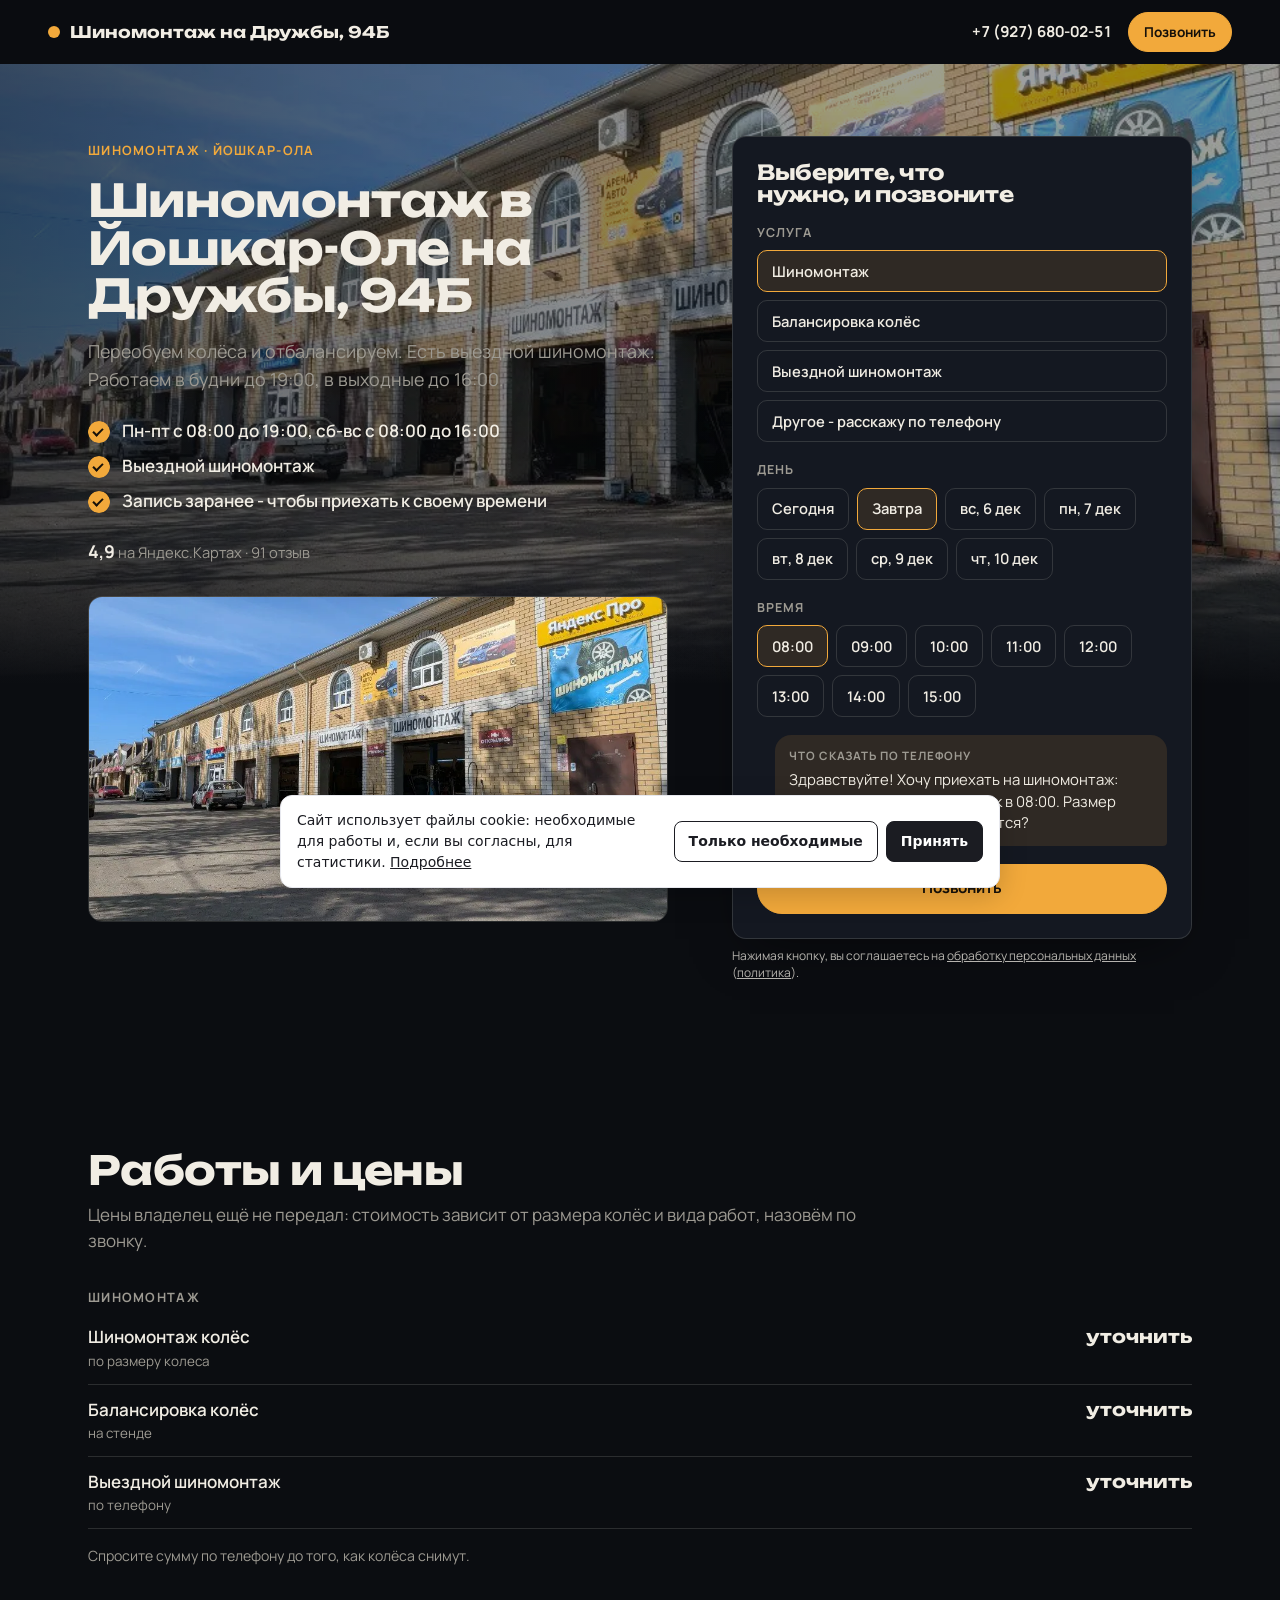
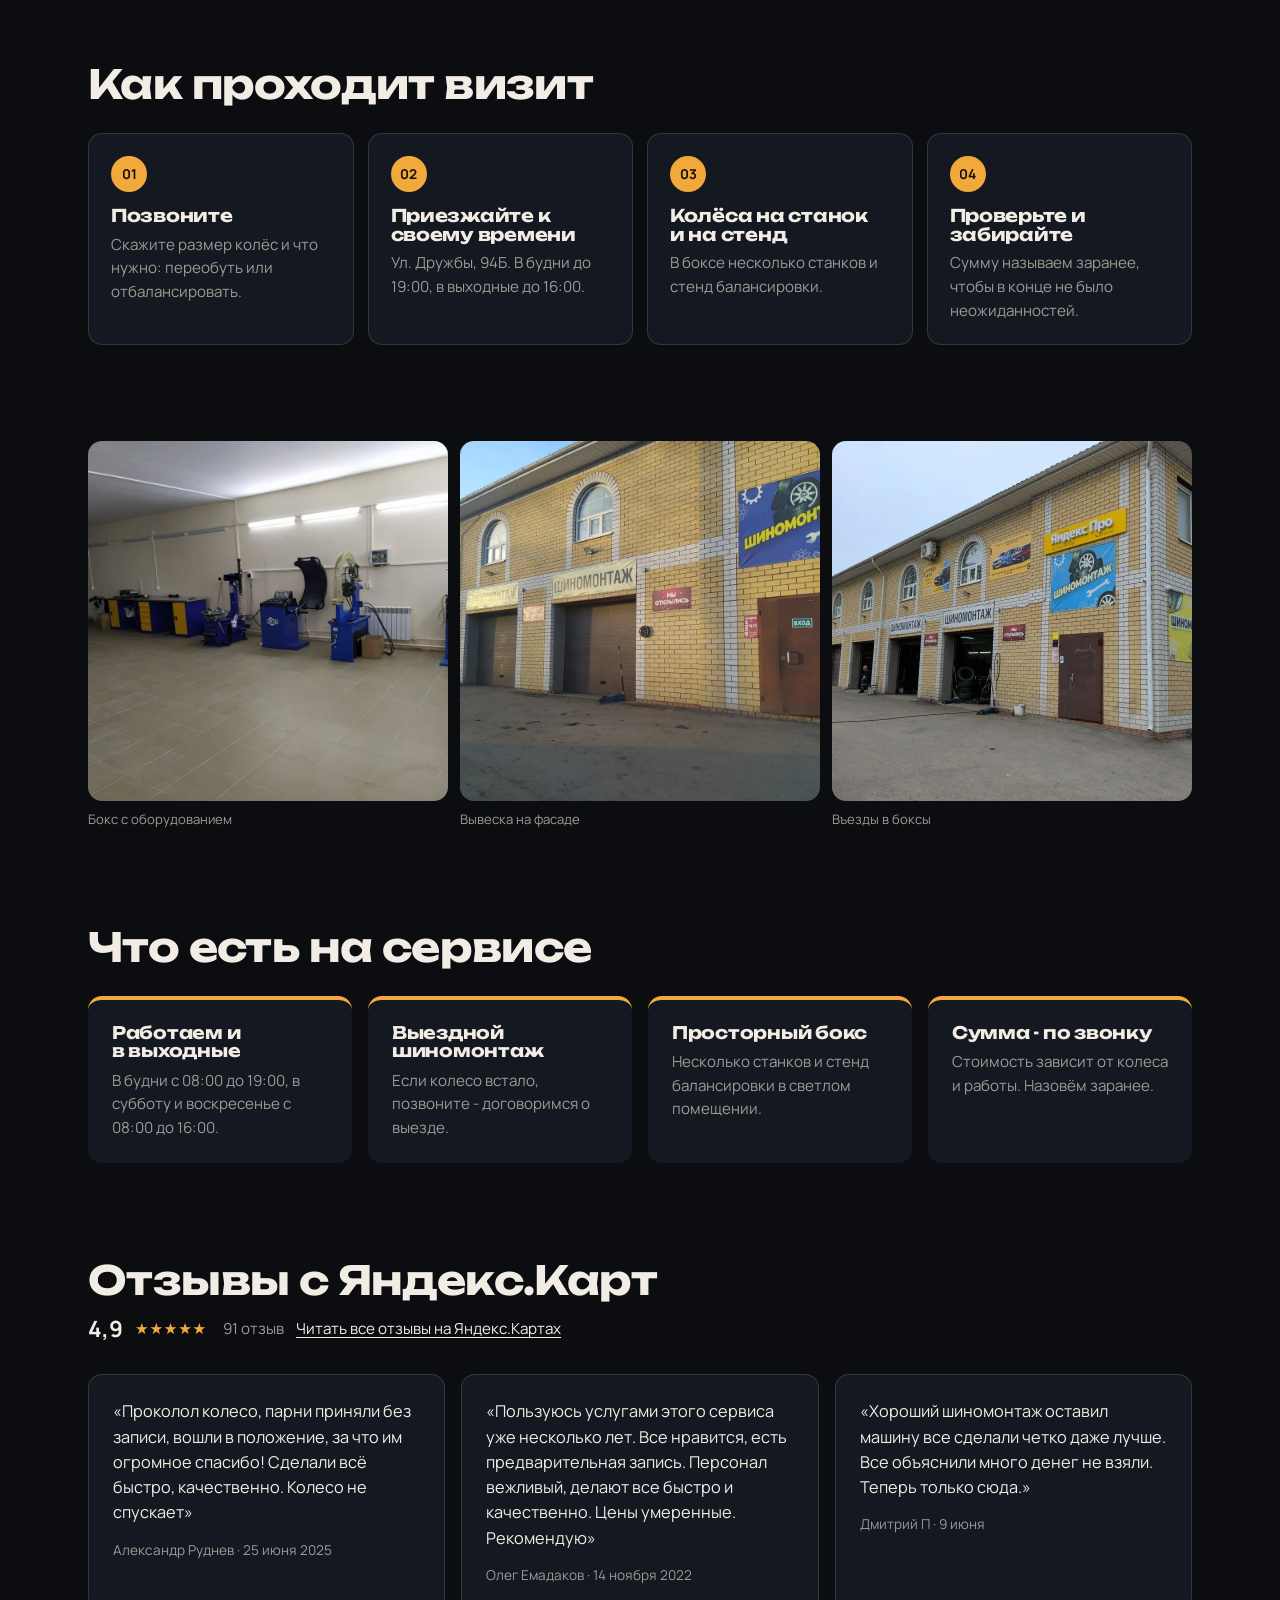
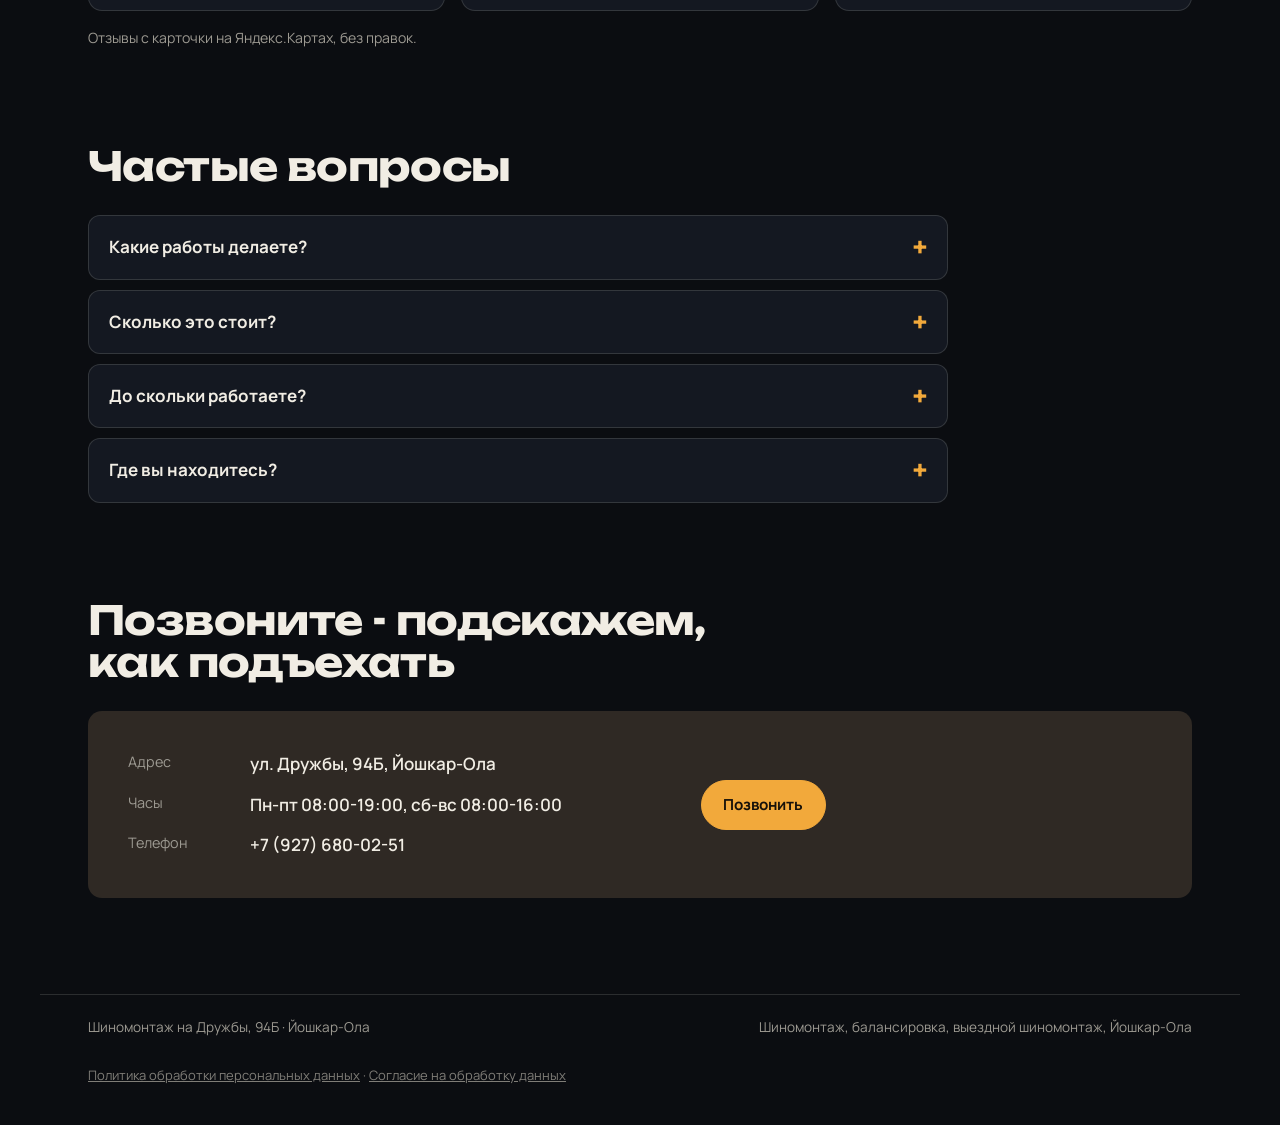
<file: index.html>
<!doctype html>
<html lang="ru">
<head>
<meta charset="utf-8">
<meta name="robots" content="noindex, nofollow" data-publish>
<meta name="viewport" content="width=device-width, initial-scale=1, viewport-fit=cover">
<title>Шиномонтаж на Дружбы, 94Б - Йошкар-Ола</title>
<link rel="canonical" href="https://ajax55sv-cell.github.io/druzhby-94b-yoshkar-ola/">
<meta name="description" content="Шиномонтаж в Йошкар-Оле на ул. Дружбы, 94Б: шиномонтаж, балансировка, выездной шиномонтаж. Пн-пт до 19:00, сб-вс до 16:00.">
<meta property="og:type" content="website">
<meta property="og:title" content="Шиномонтаж на Дружбы, 94Б - Йошкар-Ола">
<meta property="og:description" content="Шиномонтаж в Йошкар-Оле на ул. Дружбы, 94Б: шиномонтаж, балансировка, выездной шиномонтаж. Пн-пт до 19:00, сб-вс до 16:00.">
<meta property="og:image" content="https://ajax55sv-cell.github.io/druzhby-94b-yoshkar-ola/assets/og.jpg">
<link rel="preload" as="image" href="assets/hero.webp" fetchpriority="high">
<link rel="icon" href="data:image/svg+xml,%3Csvg xmlns=%27http://www.w3.org/2000/svg%27 viewBox=%270 0 32 32%27%3E%3Crect x=%276%27 y=%276%27 width=%2720%27 height=%2720%27 rx=%275%27 fill=%27%23f2a93b%27/%3E%3C/svg%3E">
<link rel="preload" as="font" type="font/woff2" href="assets/fonts/unbounded-cyrillic.woff2" crossorigin>
<link rel="preload" as="font" type="font/woff2" href="assets/fonts/manrope-cyrillic.woff2" crossorigin>
<link rel="stylesheet" href="assets/fonts/fonts.css">
<style>
:root { --c-canvas: #0b0d11; --c-surface: #141821; --c-ink: #f1ede4; --c-ink-soft: #9d9a92; --c-accent: #f2a93b; --c-accent-ink: #16110a; --c-accent-deep: #f2a93b; --f-display: "Unbounded", "Arial Black", system-ui, sans-serif; --f-text: "Manrope", "Segoe UI", system-ui, sans-serif; --h1k: 0.8; }
</style>
<link rel="stylesheet" href="style-prod.css">
<style>
/* legal-add */
.legal-links{margin-top:10px;font-size:13px;opacity:.8;hyphens:none}
.legal-links a{color:inherit}
.ckn{margin:8px 0 0;font-size:12px;line-height:1.45;opacity:.75;hyphens:none}
.ckn a{color:inherit;text-decoration:underline}
.ckb{position:fixed;left:12px;right:12px;bottom:12px;z-index:9999;max-width:720px;margin:0 auto;padding:14px 16px;background:#fff;color:#1b1c22;border:1px solid #e7e8ee;border-radius:12px;box-shadow:0 8px 28px rgba(0,0,0,.18);font:400 14px/1.5 system-ui,-apple-system,"Segoe UI",Arial,sans-serif;hyphens:none;display:flex;gap:12px;align-items:center;flex-wrap:wrap}
.ckb p{margin:0;flex:1 1 280px}
.ckb a{color:inherit;text-decoration:underline}
.ckb__b{display:flex;gap:8px;flex-wrap:wrap}
.ckb button{font:inherit;font-weight:600;padding:9px 14px;border-radius:8px;border:1px solid #1b1c22;background:#fff;color:#1b1c22;cursor:pointer}
.ckb button[data-v="all"]{background:#1b1c22;color:#fff}
</style>
</head>
<body class="s-prod" id="top" data-wa="" data-tg="" data-max="">
<header class="s-bar" data-s-bar>
  <a class="s-bar__brand" href="#top"><i aria-hidden="true"></i>Шиномонтаж на Дружбы, 94Б</a>
  <div class="s-bar__right">
    <a class="s-bar__tel" href="tel:+79276800251">+7 (927) 680-02-51</a>
    <a class="s-btn s-btn--sm" href="#widget">Позвонить</a>
  </div>
</header>
<main>
  <section class="s-hero">
    <div class="s-hero__text">
      <p class="s-eyebrow">Шиномонтаж · <span class="nw">Йошкар-Ола</span></p>
      <h1>Шиномонтаж в <span class="nw">Йошкар-Оле</span> на Дружбы, 94Б</h1>
      <p class="s-lead">Переобуем колёса и отбалансируем. Есть выездной шиномонтаж. Работаем в будни до 19:00, в выходные до 16:00.</p>
      <ul class="s-ticks"><li><span class="nw">Пн-пт</span> с 08:00 до 19:00, <span class="nw">сб-вс</span> с 08:00 до 16:00</li><li>Выездной шиномонтаж</li><li>Запись заранее - чтобы приехать к своему времени</li></ul>
      <p class="s-rating"><b>4,9</b> на Яндекс.Картах · 91 отзыв</p>
      <figure class="s-hero__photo"><img class="" src="assets/hero.webp" alt="Двухэтажное здание на ул. Дружбы, 94Б с боксами шиномонтажа" loading="lazy" decoding="async" style="object-position:50% 55%"></figure>
    </div>
    <div class="s-hero__widget" id="widget"><form class="s-widget" data-s-booking data-days="7" data-closed="" data-slots="08:00,09:00,10:00,11:00,12:00,13:00,14:00,15:00" data-message="Здравствуйте! Хочу приехать на шиномонтаж: {услуга}, {день} в {время}. Размер колёс: ... Подскажете, получится?" onsubmit="return false">
      <h2 class="s-widget__title">Выберите, что нужно, и позвоните</h2>
      <fieldset><legend>Услуга</legend>
        <div class="s-chips s-chips--col"><label class="s-chip s-chip--row"><input type="radio" name="svc" value="0" data-name="Шиномонтаж" data-price="" data-from="" data-min="" checked><span>Шиномонтаж</span><b></b></label><label class="s-chip s-chip--row"><input type="radio" name="svc" value="1" data-name="Балансировка колёс" data-price="" data-from="" data-min=""><span>Балансировка колёс</span><b></b></label><label class="s-chip s-chip--row"><input type="radio" name="svc" value="2" data-name="Выездной шиномонтаж" data-price="" data-from="" data-min=""><span>Выездной шиномонтаж</span><b></b></label><label class="s-chip s-chip--row"><input type="radio" name="svc" value="3" data-name="Другое - расскажу по телефону" data-price="" data-from="" data-min=""><span>Другое - расскажу по телефону</span><b></b></label></div>
      </fieldset>
      <fieldset><legend>День</legend><div class="s-chips" data-s-days></div></fieldset>
      <fieldset><legend>Время</legend><div class="s-chips" data-s-times></div></fieldset>
      <div class="s-bubble" aria-live="polite"><span class="s-bubble__label">Что сказать по телефону</span><p data-s-bubble></p></div>
      <div class="s-send">
        <a class="s-btn s-btn--wide" href="tel:+79276800251">Позвонить</a>
        
      </div>
      </form><p class="ckn">Нажимая кнопку, вы соглашаетесь на <a href="soglasie.html">обработку персональных данных</a> (<a href="politika.html">политика</a>).</p></div>
    <figure class="s-hero__bg" aria-hidden="true"><img class="" src="assets/hero.webp" alt="Двухэтажное здание на ул. Дружбы, 94Б с боксами шиномонтажа" decoding="async" style="object-position:50% 55%" fetchpriority="high"></figure>
  </section>

  

  <section class="s-section s-reveal" id="prices">
    <header class="s-section__head"><h2>Работы и цены</h2><p>Цены владелец ещё не передал: стоимость зависит от размера колёс и вида работ, назовём по звонку.</p></header>
    <div class="s-board"><div class="s-board__group">
      <h3 class="s-board__title">Шиномонтаж</h3>
      <ul class="s-board__list">
        <li class="s-board__row"><span class="s-board__name">Шиномонтаж колёс<em>по размеру колеса</em></span><span class="s-board__dots" aria-hidden="true"></span><span class="s-board__price">уточнить</span></li>
        <li class="s-board__row"><span class="s-board__name">Балансировка колёс<em>на стенде</em></span><span class="s-board__dots" aria-hidden="true"></span><span class="s-board__price">уточнить</span></li>
        <li class="s-board__row"><span class="s-board__name">Выездной шиномонтаж<em>по телефону</em></span><span class="s-board__dots" aria-hidden="true"></span><span class="s-board__price">уточнить</span></li>
      </ul>
    </div></div>
    <p class="s-note">Спросите сумму по телефону до того, как колёса снимут.</p>
  </section>

  <section class="s-section s-reveal">
    <header class="s-section__head"><h2>Как проходит визит</h2></header>
    <ol class="s-steps">
      <li class="s-steps__item"><span class="s-steps__n">01</span><h3>Позвоните</h3><p>Скажите размер колёс и что нужно: переобуть или отбалансировать.</p></li>
      <li class="s-steps__item"><span class="s-steps__n">02</span><h3>Приезжайте к своему времени</h3><p>Ул. Дружбы, 94Б. В будни до 19:00, в выходные до 16:00.</p></li>
      <li class="s-steps__item"><span class="s-steps__n">03</span><h3>Колёса на станок и на стенд</h3><p>В боксе несколько станков и стенд балансировки.</p></li>
      <li class="s-steps__item"><span class="s-steps__n">04</span><h3>Проверьте и забирайте</h3><p>Сумму называем заранее, чтобы в конце не было неожиданностей.</p></li>
    </ol>
  </section>

  <section class="s-photos s-reveal" aria-label="Фото"><figure><img class="" src="assets/a.webp" alt="Просторный бокс шиномонтажа: станки и стенды балансировки" loading="lazy" decoding="async"><figcaption>Бокс с оборудованием</figcaption></figure><figure><img class="" src="assets/b.webp" alt="Фасад с вывеской «ШИНОМОНТАЖ»" loading="lazy" decoding="async"><figcaption>Вывеска на фасаде</figcaption></figure><figure><img class="" src="assets/c.webp" alt="Здание на ул. Дружбы, 94Б, въезды в боксы" loading="lazy" decoding="async"><figcaption>Въезды в боксы</figcaption></figure></section>

  <section class="s-section s-reveal">
    <header class="s-section__head"><h2>Что есть на сервисе</h2></header>
    <ul class="s-promises">
      <li><h3>Работаем и в выходные</h3><p>В будни с 08:00 до 19:00, в субботу и воскресенье с 08:00 до 16:00.</p></li>
      <li><h3>Выездной шиномонтаж</h3><p>Если колесо встало, позвоните - договоримся о выезде.</p></li>
      <li><h3>Просторный бокс</h3><p>Несколько станков и стенд балансировки в светлом помещении.</p></li>
      <li><h3>Сумма - по звонку</h3><p>Стоимость зависит от колеса и работы. Назовём заранее.</p></li>
    </ul>
  </section>

  <section class="s-section s-reveal">
    <header class="s-section__head s-section__head--reviews"><h2>Отзывы с Яндекс.Карт</h2><p class="s-reviews__rating"><span class="s-reviews__num">4,9</span><span class="s-reviews__stars" style="--r: 4.9" aria-label="рейтинг 4,9 из 5"></span><span class="s-reviews__count">91 отзыв</span><a class="s-reviews__all" href="https://yandex.ru/maps/org/shinomontazh/1820104462/" target="_blank" rel="noopener">Читать все отзывы на Яндекс.Картах</a></p></header>
    <ul class="s-reviews">
      <li><blockquote>«Проколол колесо, парни приняли без записи, вошли в положение, за что им огромное спасибо! Сделали всё быстро, качественно. Колесо не спускает»</blockquote><p class="s-reviews__who">Александр Руднев · 25 июня 2025</p></li>
      <li><blockquote>«Пользуюсь услугами этого сервиса уже несколько лет. Все нравится, есть предварительная запись. Персонал вежливый, делают все быстро и качественно. Цены умеренные. Рекомендую»</blockquote><p class="s-reviews__who">Олег Емадаков · 14 ноября 2022</p></li>
      <li><blockquote>«Хороший шиномонтаж оставил машину все сделали четко даже лучше. Все объяснили много денег не взяли. Теперь только сюда.»</blockquote><p class="s-reviews__who">Дмитрий П · 9 июня</p></li>
    </ul>
    <p class="s-note">Отзывы с карточки на Яндекс.Картах, без правок.</p>
  </section>

  <section class="s-section s-reveal">
    <header class="s-section__head"><h2>Частые вопросы</h2></header>
    <div class="s-faq"><details><summary>Какие работы делаете?</summary><p>Шиномонтаж, балансировка колёс, выездной шиномонтаж. Остальное уточняйте по телефону.</p></details><details><summary>Сколько это стоит?</summary><p>Цены на сайте пока не указаны. Стоимость зависит от размера колеса и работы - назовём по звонку.</p></details><details><summary>До скольки работаете?</summary><p>В будни с 08:00 до 19:00, в субботу и воскресенье с 08:00 до 16:00. Перед выездом лучше позвонить.</p></details><details><summary>Где вы находитесь?</summary><p>Ул. Дружбы, 94Б, <span class="nw">Йошкар-Ола</span>. Маршрут есть на Яндекс.Картах.</p></details></div>
  </section>

  <section class="s-section s-final s-reveal" id="contacts">
    <header class="s-section__head"><h2>Позвоните - подскажем, как подъехать</h2></header>
    <div class="s-contacts">
      <dl>
        <div><dt>Адрес</dt><dd>ул. Дружбы, 94Б, <span class="nw">Йошкар-Ола</span></dd></div>
        <div><dt>Часы</dt><dd><span class="nw">Пн-пт</span> 08:00-19:00, <span class="nw">сб-вс</span> 08:00-16:00</dd></div>
        <div><dt>Телефон</dt><dd><a href="tel:+79276800251">+7 (927) 680-02-51</a></dd></div>
      </dl>
      <div class="s-contacts__actions">
        <a class="s-btn" href="tel:+79276800251">Позвонить</a>
        
      </div>
    </div>
  </section>
</main>
<footer class="s-foot"><p>Шиномонтаж на Дружбы, 94Б · <span class="nw">Йошкар-Ола</span></p><p>Шиномонтаж, балансировка, выездной шиномонтаж, <span class="nw">Йошкар-Ола</span></p><p class="legal-links"><a href="politika.html">Политика обработки персональных данных</a> · <a href="soglasie.html">Согласие на обработку данных</a></p></footer>
<nav class="s-dock" aria-label="Быстрая связь"><a class="s-btn" href="#widget">Позвонить</a><a class="s-btn s-btn--ghost" href="tel:+79276800251">Позвонить</a></nav>
<script src="style.js" defer></script>
<script>
(function(){var K='cookie-choice';try{if(localStorage.getItem(K))return}catch(e){}
var b=document.createElement('div');b.className='ckb';b.setAttribute('role','dialog');b.setAttribute('aria-label','Файлы cookie');
b.innerHTML='<p>Сайт использует файлы cookie: необходимые для работы и, если вы согласны, для статистики. <a href="politika.html">Подробнее</a></p><div class="ckb__b"><button type="button" data-v="necessary">Только необходимые</button><button type="button" data-v="all">Принять</button></div>';
b.addEventListener('click',function(e){var v=e.target.getAttribute&&e.target.getAttribute('data-v');if(!v)return;try{localStorage.setItem(K,v)}catch(x){}try{document.dispatchEvent(new CustomEvent('cookie-choice',{detail:v}))}catch(x){}b.remove()});
document.body.appendChild(b)})();
</script>
<!-- legal-add -->
</body>
</html>
</file>
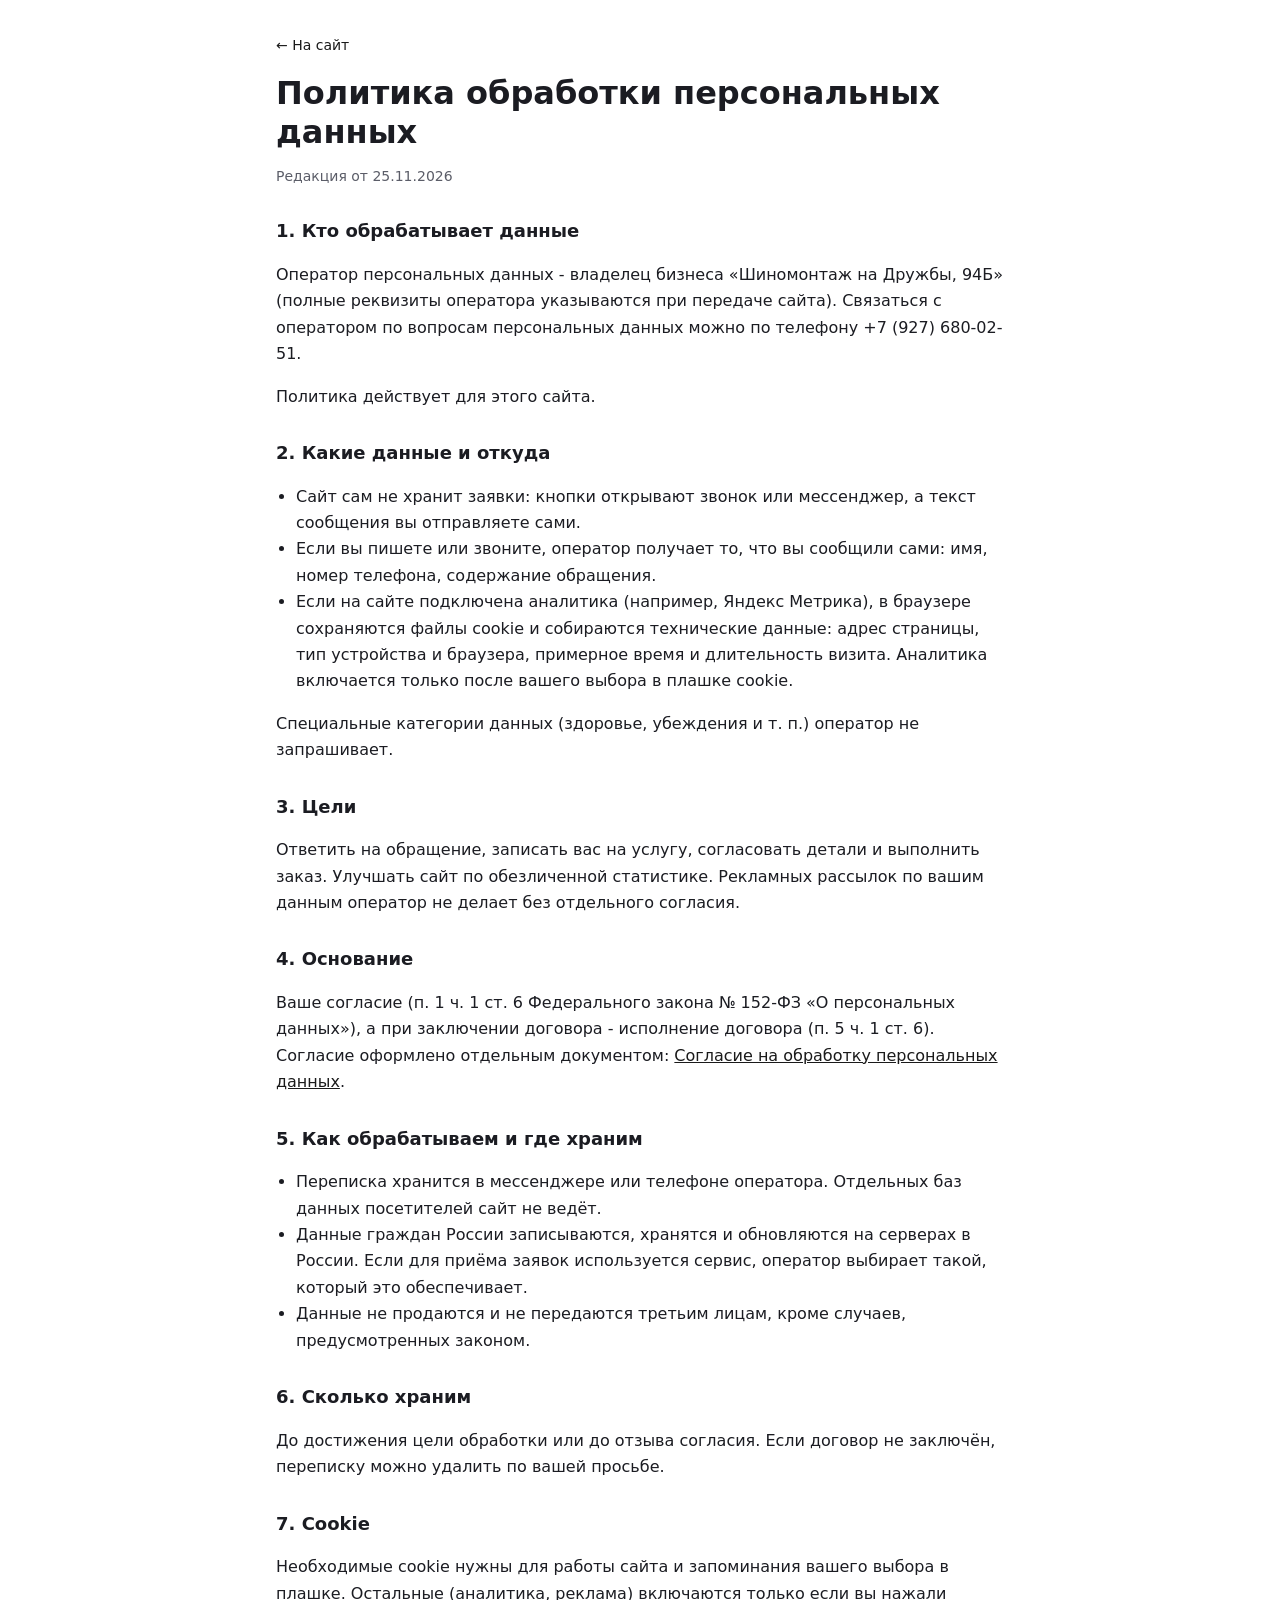
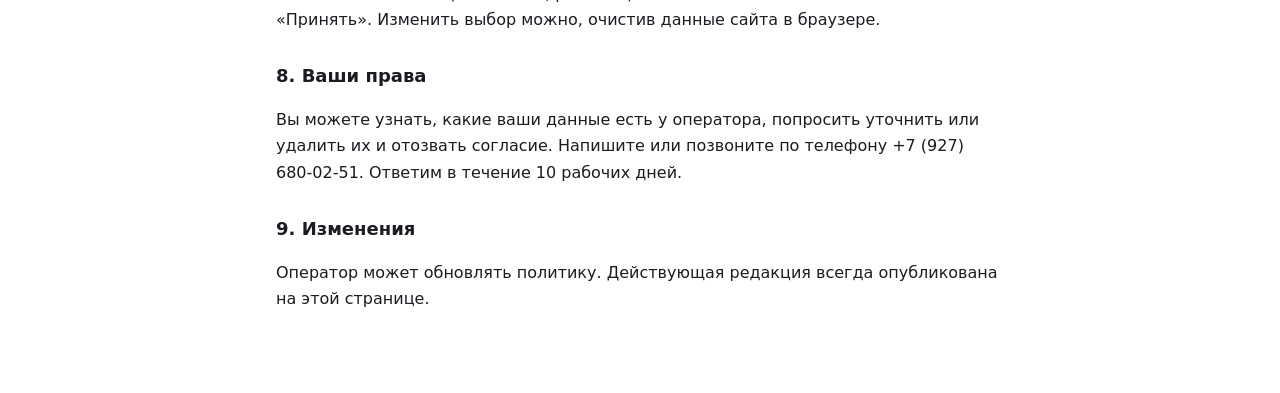
<file: politika.html>
<!doctype html>
<html lang="ru">
<head>
<meta charset="utf-8">
<meta name="viewport" content="width=device-width, initial-scale=1">
<title>Политика обработки персональных данных - Шиномонтаж на Дружбы, 94Б</title>
<style>:root{--accent:#1a1a1a;--ink:#1b1c22;--ink-2:#5b5d68;--line:#e7e8ee}
*{box-sizing:border-box}
html,body,h1,h2,p,li{hyphens:none;-webkit-hyphens:none}
body{margin:0;background:#fff;color:var(--ink);font:400 16px/1.65 system-ui,-apple-system,"Segoe UI",Arial,sans-serif}
main{max-width:760px;margin:0 auto;padding:32px 16px 64px}
a{color:var(--accent)}
h1{font-size:clamp(24px,4vw,32px);line-height:1.2;margin:16px 0 6px}
h2{font-size:18px;margin:28px 0 8px}
.muted{color:var(--ink-2);font-size:14px}
.back{font-size:14px;text-decoration:none}
ul{padding-left:20px}</style>
</head>
<body>
<main>
<a class="back" href="./">← На сайт</a>
<h1>Политика обработки персональных данных</h1>
<p class="muted">Редакция от 25.11.2026</p>

<h2>1. Кто обрабатывает данные</h2>
<p>Оператор персональных данных - владелец бизнеса «Шиномонтаж на Дружбы, 94Б» (полные реквизиты оператора указываются при передаче сайта). Связаться с оператором по вопросам персональных данных можно по телефону +7 (927) 680-02-51.</p>
<p>Политика действует для этого сайта.</p>

<h2>2. Какие данные и откуда</h2>
<ul>
<li>Сайт сам не хранит заявки: кнопки открывают звонок или мессенджер, а текст сообщения вы отправляете сами.</li>
<li>Если вы пишете или звоните, оператор получает то, что вы сообщили сами: имя, номер телефона, содержание обращения.</li>
<li>Если на сайте подключена аналитика (например, Яндекс Метрика), в браузере сохраняются файлы cookie и собираются технические данные: адрес страницы, тип устройства и браузера, примерное время и длительность визита. Аналитика включается только после вашего выбора в плашке cookie.</li>
</ul>
<p>Специальные категории данных (здоровье, убеждения и т. п.) оператор не запрашивает.</p>

<h2>3. Цели</h2>
<p>Ответить на обращение, записать вас на услугу, согласовать детали и выполнить заказ. Улучшать сайт по обезличенной статистике. Рекламных рассылок по вашим данным оператор не делает без отдельного согласия.</p>

<h2>4. Основание</h2>
<p>Ваше согласие (п. 1 ч. 1 ст. 6 Федерального закона № 152-ФЗ «О персональных данных»), а при заключении договора - исполнение договора (п. 5 ч. 1 ст. 6). Согласие оформлено отдельным документом: <a href="soglasie.html">Согласие на обработку персональных данных</a>.</p>

<h2>5. Как обрабатываем и где храним</h2>
<ul>
<li>Переписка хранится в мессенджере или телефоне оператора. Отдельных баз данных посетителей сайт не ведёт.</li>
<li>Данные граждан России записываются, хранятся и обновляются на серверах в России. Если для приёма заявок используется сервис, оператор выбирает такой, который это обеспечивает.</li>
<li>Данные не продаются и не передаются третьим лицам, кроме случаев, предусмотренных законом.</li>
</ul>

<h2>6. Сколько храним</h2>
<p>До достижения цели обработки или до отзыва согласия. Если договор не заключён, переписку можно удалить по вашей просьбе.</p>

<h2>7. Cookie</h2>
<p>Необходимые cookie нужны для работы сайта и запоминания вашего выбора в плашке. Остальные (аналитика, реклама) включаются только если вы нажали «Принять». Изменить выбор можно, очистив данные сайта в браузере.</p>

<h2>8. Ваши права</h2>
<p>Вы можете узнать, какие ваши данные есть у оператора, попросить уточнить или удалить их и отозвать согласие. Напишите или позвоните по телефону +7 (927) 680-02-51. Ответим в течение 10 рабочих дней.</p>

<h2>9. Изменения</h2>
<p>Оператор может обновлять политику. Действующая редакция всегда опубликована на этой странице.</p>

</main>
</body>
</html>
</file>
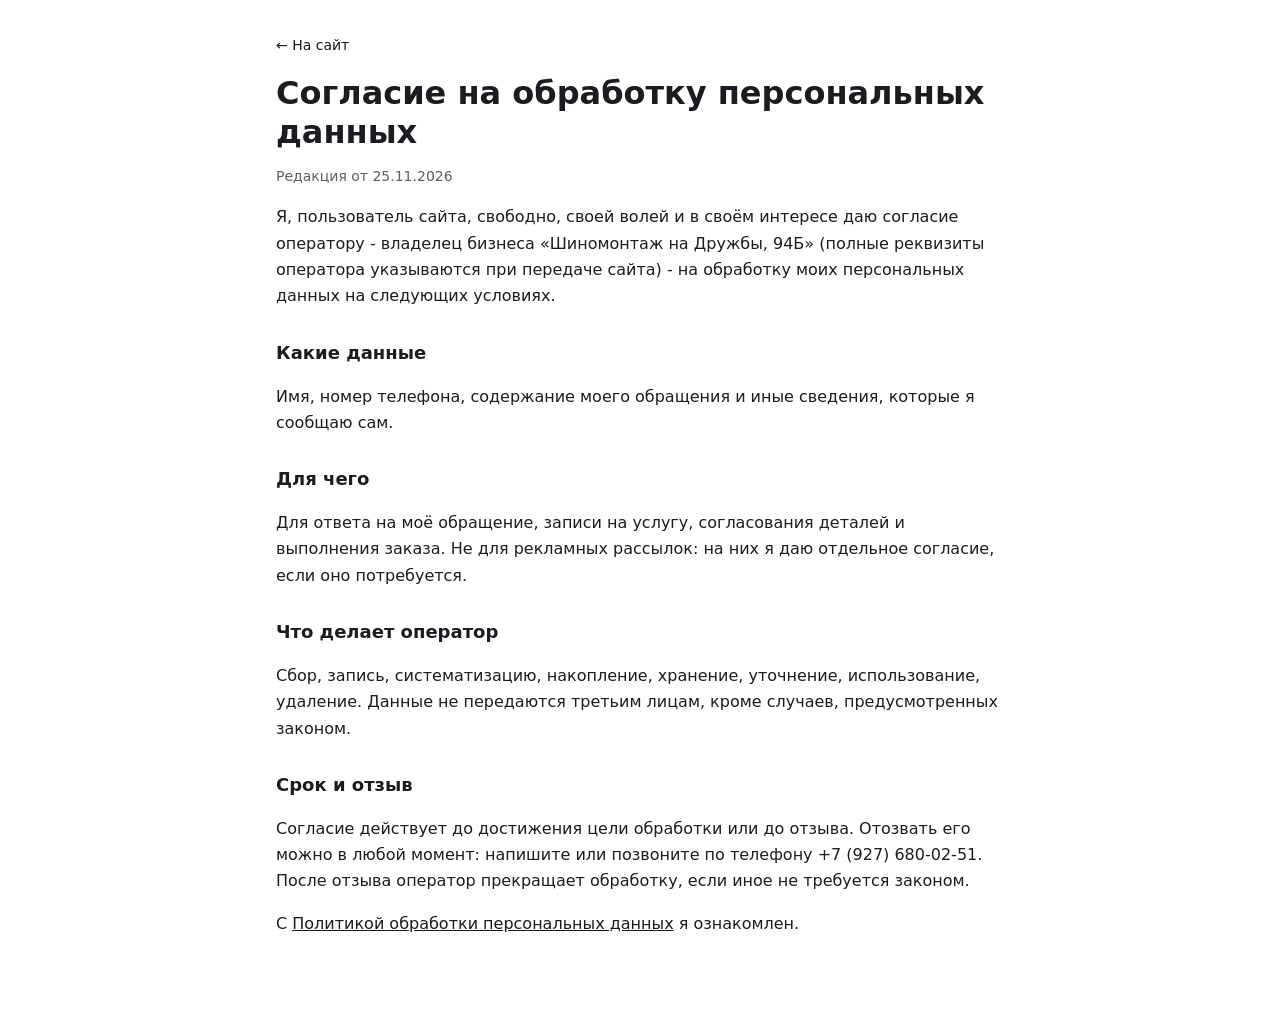
<file: soglasie.html>
<!doctype html>
<html lang="ru">
<head>
<meta charset="utf-8">
<meta name="viewport" content="width=device-width, initial-scale=1">
<title>Согласие на обработку персональных данных - Шиномонтаж на Дружбы, 94Б</title>
<style>:root{--accent:#1a1a1a;--ink:#1b1c22;--ink-2:#5b5d68;--line:#e7e8ee}
*{box-sizing:border-box}
html,body,h1,h2,p,li{hyphens:none;-webkit-hyphens:none}
body{margin:0;background:#fff;color:var(--ink);font:400 16px/1.65 system-ui,-apple-system,"Segoe UI",Arial,sans-serif}
main{max-width:760px;margin:0 auto;padding:32px 16px 64px}
a{color:var(--accent)}
h1{font-size:clamp(24px,4vw,32px);line-height:1.2;margin:16px 0 6px}
h2{font-size:18px;margin:28px 0 8px}
.muted{color:var(--ink-2);font-size:14px}
.back{font-size:14px;text-decoration:none}
ul{padding-left:20px}</style>
</head>
<body>
<main>
<a class="back" href="./">← На сайт</a>
<h1>Согласие на обработку персональных данных</h1>
<p class="muted">Редакция от 25.11.2026</p>

<p>Я, пользователь сайта, свободно, своей волей и в своём интересе даю согласие оператору - владелец бизнеса «Шиномонтаж на Дружбы, 94Б» (полные реквизиты оператора указываются при передаче сайта) - на обработку моих персональных данных на следующих условиях.</p>

<h2>Какие данные</h2>
<p>Имя, номер телефона, содержание моего обращения и иные сведения, которые я сообщаю сам.</p>

<h2>Для чего</h2>
<p>Для ответа на моё обращение, записи на услугу, согласования деталей и выполнения заказа. Не для рекламных рассылок: на них я даю отдельное согласие, если оно потребуется.</p>

<h2>Что делает оператор</h2>
<p>Сбор, запись, систематизацию, накопление, хранение, уточнение, использование, удаление. Данные не передаются третьим лицам, кроме случаев, предусмотренных законом.</p>

<h2>Срок и отзыв</h2>
<p>Согласие действует до достижения цели обработки или до отзыва. Отозвать его можно в любой момент: напишите или позвоните по телефону +7 (927) 680-02-51. После отзыва оператор прекращает обработку, если иное не требуется законом.</p>

<p>С <a href="politika.html">Политикой обработки персональных данных</a> я ознакомлен.</p>

</main>
</body>
</html>
</file>
<file: assets/fonts/fonts.css>
/* Самохостинг шрифтов: Manrope 400–700 (variable), Unbounded 500–700 (variable), кириллица + латиница. Источник: Google Fonts. */
/* cyrillic-ext */
@font-face {
  font-family: 'Manrope';
  font-style: normal;
  font-weight: 400 700;
  font-display: swap;
  src: url(manrope-cyrillic-ext.woff2) format('woff2');
  unicode-range: U+0460-052F, U+1C80-1C8A, U+20B4, U+2DE0-2DFF, U+A640-A69F, U+FE2E-FE2F;
}
/* cyrillic */
@font-face {
  font-family: 'Manrope';
  font-style: normal;
  font-weight: 400 700;
  font-display: swap;
  src: url(manrope-cyrillic.woff2) format('woff2');
  unicode-range: U+0301, U+0400-045F, U+0490-0491, U+04B0-04B1, U+2116;
}
/* latin-ext */
@font-face {
  font-family: 'Manrope';
  font-style: normal;
  font-weight: 400 700;
  font-display: swap;
  src: url(manrope-latin-ext.woff2) format('woff2');
  unicode-range: U+0100-02BA, U+02BD-02C5, U+02C7-02CC, U+02CE-02D7, U+02DD-02FF, U+0304, U+0308, U+0329, U+1D00-1DBF, U+1E00-1E9F, U+1EF2-1EFF, U+2020, U+20A0-20AB, U+20AD-20C0, U+2113, U+2C60-2C7F, U+A720-A7FF;
}
/* latin */
@font-face {
  font-family: 'Manrope';
  font-style: normal;
  font-weight: 400 700;
  font-display: swap;
  src: url(manrope-latin.woff2) format('woff2');
  unicode-range: U+0000-00FF, U+0131, U+0152-0153, U+02BB-02BC, U+02C6, U+02DA, U+02DC, U+0304, U+0308, U+0329, U+2000-206F, U+20AC, U+2122, U+2191, U+2193, U+2212, U+2215, U+FEFF, U+FFFD;
}
/* cyrillic-ext */
@font-face {
  font-family: 'Unbounded';
  font-style: normal;
  font-weight: 500 700;
  font-display: swap;
  src: url(unbounded-cyrillic-ext.woff2) format('woff2');
  unicode-range: U+0460-052F, U+1C80-1C8A, U+20B4, U+2DE0-2DFF, U+A640-A69F, U+FE2E-FE2F;
}
/* cyrillic */
@font-face {
  font-family: 'Unbounded';
  font-style: normal;
  font-weight: 500 700;
  font-display: swap;
  src: url(unbounded-cyrillic.woff2) format('woff2');
  unicode-range: U+0301, U+0400-045F, U+0490-0491, U+04B0-04B1, U+2116;
}
/* latin */
@font-face {
  font-family: 'Unbounded';
  font-style: normal;
  font-weight: 500 700;
  font-display: swap;
  src: url(unbounded-latin.woff2) format('woff2');
  unicode-range: U+0000-00FF, U+0131, U+0152-0153, U+02BB-02BC, U+02C6, U+02DA, U+02DC, U+0304, U+0308, U+0329, U+2000-206F, U+20AC, U+2122, U+2191, U+2193, U+2212, U+2215, U+FEFF, U+FFFD;
}
/* Знак рубля U+20BD в Unbounded лежит в latin-ext (118 КБ ради одного символа). Берём его из Manrope. */
@font-face {
  font-family: 'Unbounded';
  font-style: normal;
  font-weight: 500 700;
  font-display: swap;
  src: url(manrope-latin-ext.woff2) format('woff2');
  unicode-range: U+20BD;
}
</file>
<file: style-prod.css>
/* Стиль «Продающий»: лендинг под заявки. Главная деталь – калькулятор или онлайн-запись на первом экране
   и живое «сообщение-превью», которое уходит владельцу в мессенджер. Цвета и шрифты – из палитры ниши. */
*, *::before, *::after { box-sizing: border-box; }
:root {
  --hair: color-mix(in srgb, var(--c-ink) 14%, transparent);
  --tint: color-mix(in srgb, var(--c-accent) 12%, var(--c-surface));
  --wrap: 1200px; --gut: clamp(16px, 4vw, 48px);
  --r: 14px;
  --shadow: 0 18px 50px -18px color-mix(in srgb, #000 55%, transparent);
}
html { scroll-behavior: smooth; -webkit-text-size-adjust: 100%; overflow-x: clip; }
body { margin: 0; background: var(--c-canvas); color: var(--c-ink); font: 400 17px/1.55 var(--f-text); -webkit-font-smoothing: antialiased; }
img { display: block; max-width: 100%; }
a { color: inherit; }
h1, h2, h3 { font-family: var(--f-display); font-weight: 700; line-height: 1.06; margin: 0; letter-spacing: -.015em; text-wrap: balance; }
p { margin: 0; }
fieldset { border: 0; margin: 0; padding: 0; min-width: 0; }
:focus-visible { outline: 2px solid var(--c-accent); outline-offset: 3px; border-radius: 4px; }

.s-btn { display: inline-flex; align-items: center; justify-content: center; min-height: 50px; padding: 0 1.4em; border-radius: 999px;
  background: var(--c-accent); color: var(--c-accent-ink); font: 700 .95rem/1.1 var(--f-text); text-decoration: none; border: 1px solid var(--c-accent);
  text-align: center; transition: filter .2s ease, transform .2s ease; cursor: pointer; }
.s-btn:hover { filter: brightness(1.07); }
.s-btn:active { transform: translateY(1px); }
.s-btn--sm { min-height: 40px; padding: 0 1.1em; font-size: .85rem; }
.s-btn--ghost { background: transparent; color: var(--c-ink); border-color: var(--hair); font-weight: 600; }
.s-btn--wide { flex: 1; }

/* шапка */
.s-bar { position: sticky; top: 0; z-index: 30; display: flex; align-items: center; justify-content: space-between; gap: 16px;
  padding: 10px var(--gut); background: color-mix(in srgb, var(--c-canvas) 88%, transparent); -webkit-backdrop-filter: blur(10px); backdrop-filter: blur(10px); }
.s-bar.is-scrolled { box-shadow: 0 1px 0 var(--hair); }
.s-bar__brand { font: 700 1rem/1 var(--f-display); text-decoration: none; display: inline-flex; align-items: center; gap: .6em; min-height: 44px; white-space: nowrap; min-width: 0; }
.s-bar__brand i { width: .75em; height: .75em; border-radius: 50%; background: var(--c-accent); }
.s-bar__right { display: flex; align-items: center; gap: 16px; }
.s-bar__tel { text-decoration: none; font-weight: 700; font-size: .95rem; font-variant-numeric: tabular-nums; }

main { max-width: var(--wrap); margin: 0 auto; padding: 0 var(--gut); }

/* первый экран: текст слева, виджет справа, фото ниши – приглушённым фоном */
.s-hero { position: relative; display: grid; grid-template-columns: minmax(0, 1fr) minmax(0, 460px); gap: clamp(28px, 5vw, 64px); align-items: start;
  padding: clamp(32px, 6vw, 72px) 0 clamp(40px, 6vw, 72px); isolation: isolate; }
.s-hero__bg { position: absolute; z-index: -1; margin: 0; top: 0; left: calc(50% - 50vw); width: 100vw; height: min(78%, 620px); overflow: hidden; }
.s-hero__bg img { width: 100%; height: 100%; object-fit: cover; opacity: .3; filter: saturate(.85); }
.s-hero__bg::after { content: ""; position: absolute; inset: 0; background: linear-gradient(180deg, color-mix(in srgb, var(--c-canvas) 40%, transparent), var(--c-canvas) 96%); }
/* фото бизнеса крупно в левой колонке: владелец узнаёт своё место с первого экрана */
.s-hero__photo { margin: 30px 0 0; }
.s-hero__photo img { width: 100%; aspect-ratio: 16 / 9; object-fit: cover; border-radius: var(--r); border: 1px solid var(--hair); }
.s-hero__photo figcaption { margin-top: 8px; font-size: .84rem; color: var(--c-ink-soft); }
.s-eyebrow { display: inline-block; font-size: .8rem; font-weight: 700; letter-spacing: .1em; text-transform: uppercase; color: var(--c-accent-deep, var(--c-accent)); margin-bottom: 16px; }
.s-hero h1 { font-size: calc(clamp(2.1rem, 4.4vw, 3.7rem) * var(--h1k, 1)); overflow-wrap: normal; hyphens: none; }
.s-lead { margin-top: 18px; font-size: 1.12rem; color: var(--c-ink-soft); max-width: 32em; }
.s-ticks { list-style: none; margin: 26px 0 0; padding: 0; display: grid; gap: 12px; }
.s-ticks li { position: relative; padding-left: 34px; font-weight: 600; line-height: 1.35; }
.s-ticks li::before { content: ""; position: absolute; left: 0; top: .1em; width: 22px; height: 22px; border-radius: 50%; background: var(--c-accent);
  -webkit-mask: radial-gradient(circle, #000 0 100%); }
.s-ticks li::after { content: ""; position: absolute; left: 7px; top: calc(.1em + 5px); width: 6px; height: 10px; border: solid var(--c-accent-ink); border-width: 0 2px 2px 0; transform: rotate(45deg); }
.s-rating { margin-top: 26px; font-size: .92rem; color: var(--c-ink-soft); }
.s-rating b { color: var(--c-ink); font-size: 1.1rem; }

/* виджет */
.s-hero__widget { position: sticky; top: 76px; }
.s-widget { background: var(--c-surface); border-radius: var(--r); padding: 24px; box-shadow: var(--shadow); display: grid; gap: 18px; border: 1px solid var(--hair); }
.s-widget__title { font-size: 1.3rem; }
.s-widget legend, .s-range label { font-size: .78rem; font-weight: 700; letter-spacing: .08em; text-transform: uppercase; color: var(--c-ink-soft); margin-bottom: 8px; padding: 0; }
.s-chips { display: flex; flex-wrap: wrap; gap: 8px; }
.s-chips--col { flex-direction: column; flex-wrap: nowrap; }
.s-chip { position: relative; display: inline-flex; align-items: center; gap: 10px; min-height: 42px; padding: 8px 14px; border-radius: 10px; border: 1px solid var(--hair);
  cursor: pointer; font-size: .92rem; font-weight: 600; transition: border-color .15s ease, background-color .15s ease; }
.s-chip--row { justify-content: space-between; }
.s-chip--row b { font-weight: 700; white-space: nowrap; font-variant-numeric: tabular-nums; }
.s-chip--row b small { font-weight: 500; color: var(--c-ink-soft); }
.s-chip__p { font-weight: 500; font-size: .8rem; color: var(--c-ink-soft); white-space: nowrap; }
.s-chip input { position: absolute; opacity: 0; pointer-events: none; }
.s-chip:has(input:checked) { border-color: var(--c-accent); background: var(--tint); }
.s-chip:has(input:focus-visible) { outline: 2px solid var(--c-accent); outline-offset: 2px; }
.s-chip[aria-disabled="true"] { opacity: .4; cursor: default; }
.s-check { display: flex; align-items: center; gap: 10px; font-weight: 600; font-size: .92rem; cursor: pointer; }
.s-check input { width: 20px; height: 20px; accent-color: var(--c-accent); }
.s-check b { margin-left: auto; font-variant-numeric: tabular-nums; }
.s-range { display: grid; gap: 6px; }
.s-range label { display: flex; justify-content: space-between; margin: 0; }
.s-range label b { color: var(--c-ink); font-size: 1rem; font-weight: 700; letter-spacing: 0; text-transform: none; font-variant-numeric: tabular-nums; }
.s-range input { width: 100%; accent-color: var(--c-accent); height: 28px; }
.s-total { display: flex; align-items: baseline; justify-content: space-between; gap: 12px; padding-top: 14px; border-top: 1px solid var(--hair); }
.s-total span { color: var(--c-ink-soft); font-weight: 600; }
.s-total b { font: 700 1.9rem/1 var(--f-display); font-variant-numeric: tabular-nums; color: var(--c-accent); }

/* сообщение-превью: пузырь чата */
.s-bubble { position: relative; background: var(--tint); border-radius: 16px 16px 4px 16px; padding: 12px 14px; margin-left: 18px; }
.s-bubble__label { display: block; font-size: .72rem; font-weight: 700; letter-spacing: .08em; text-transform: uppercase; color: var(--c-ink-soft); margin-bottom: 4px; }
.s-bubble p { font-size: .93rem; line-height: 1.45; }
.s-send { display: flex; gap: 8px; }
.s-send__note { font-size: .82rem; color: var(--c-accent-deep, var(--c-accent)); }
.s-demo { font-size: .78rem; color: var(--c-ink-soft); }

/* секции */
.s-section { padding: clamp(56px, 8vw, 96px) 0 0; }
.s-section__head { display: grid; gap: 10px; margin-bottom: 28px; max-width: 46em; }
.s-section__head h2 { font-size: clamp(1.7rem, 3.2vw, 2.5rem); }
.s-section__head p { color: var(--c-ink-soft); }
.s-note { margin-top: 16px; font-size: .88rem; color: var(--c-ink-soft); max-width: 52em; }

.s-incl { display: grid; grid-template-columns: 1fr 1fr; gap: 16px; }
.s-incl > div { background: var(--c-surface); border-radius: var(--r); padding: 26px; border: 1px solid var(--hair); }
.s-incl > div:first-child { background: var(--tint); border-color: transparent; }
.s-incl h3 { font-size: 1.1rem; margin-bottom: 14px; }
.s-incl ul { margin: 0; padding-left: 1.1em; display: grid; gap: 8px; }

.s-board { display: grid; grid-template-columns: repeat(auto-fit, minmax(min(100%, 420px), 1fr)); gap: 12px 56px; }
.s-board__title { font: 700 .8rem var(--f-text); letter-spacing: .1em; text-transform: uppercase; color: var(--c-ink-soft); margin: 6px 0; }
.s-board__list { list-style: none; margin: 0; padding: 0; }
.s-board__row { display: flex; align-items: baseline; gap: 10px; padding: 12px 0; border-bottom: 1px solid var(--hair); }
.s-board__name { font-weight: 600; }
.s-board__name em { display: block; font-style: normal; font-size: .84rem; color: var(--c-ink-soft); font-weight: 400; }
.s-board__dots { flex: 1; }
.s-board__price { font: 700 1.1rem/1 var(--f-display); font-variant-numeric: tabular-nums; white-space: nowrap; }
.s-board__price small { font: 500 .78rem var(--f-text); color: var(--c-ink-soft); }

.s-steps { list-style: none; margin: 0; padding: 0; display: grid; grid-template-columns: repeat(auto-fit, minmax(min(100%, 170px), 1fr)); gap: 14px; }
.s-steps__item { background: var(--c-surface); border-radius: var(--r); padding: 22px; border: 1px solid var(--hair); }
.s-steps__n { display: inline-grid; place-items: center; width: 36px; height: 36px; border-radius: 50%; background: var(--c-accent); color: var(--c-accent-ink); font: 700 .85rem var(--f-text); }
.s-steps h3 { font-size: 1.1rem; margin-top: 14px; overflow-wrap: normal; hyphens: none; }
.s-steps__item { min-width: 0; }
.s-steps p { margin-top: 8px; color: var(--c-ink-soft); font-size: .95rem; }

.s-photos { display: grid; grid-template-columns: repeat(3, 1fr); gap: 12px; padding-top: clamp(56px, 8vw, 96px); }
.s-photos figure { margin: 0; }
.s-photos img { width: 100%; aspect-ratio: 1 / 1; object-fit: cover; border-radius: var(--r); }
.s-photos figcaption { font-size: .82rem; color: var(--c-ink-soft); margin-top: 8px; }

.s-promises { list-style: none; margin: 0; padding: 0; display: grid; grid-template-columns: repeat(auto-fit, minmax(min(100%, 260px), 1fr)); gap: 16px; }
.s-promises li { border-radius: var(--r); padding: 24px; background: var(--c-surface); border-top: 4px solid var(--c-accent); display: grid; gap: 8px; align-content: start; }
.s-promises h3 { font-size: 1.08rem; }
.s-promises p { color: var(--c-ink-soft); font-size: .95rem; }

.s-reviews { list-style: none; margin: 0; padding: 0; display: grid; grid-template-columns: repeat(auto-fit, minmax(min(100%, 280px), 1fr)); gap: 16px; }
.s-reviews li { background: var(--c-surface); border-radius: var(--r); padding: 24px; display: grid; gap: 14px; align-content: start; border: 1px solid var(--hair); }
.s-reviews blockquote { margin: 0; font-size: 1.02rem; }
.s-reviews__who { font-size: .85rem; color: var(--c-ink-soft); }
.s-section__head--reviews { max-width: none; }
.s-reviews__rating { display: flex; flex-wrap: wrap; align-items: center; gap: 6px 12px; color: var(--c-ink-soft); font-size: .95rem; }
.s-reviews__num { font-weight: 700; font-size: 1.4rem; color: var(--c-ink); }
.s-reviews__stars { --r: 5; display: inline-block; width: 5em; height: 1em; font-size: .95rem; line-height: 1; letter-spacing: .05em; white-space: nowrap; color: color-mix(in srgb, var(--c-ink) 18%, transparent); position: relative; }
.s-reviews__stars::before { content: "★★★★★"; }
.s-reviews__stars::after { content: "★★★★★"; position: absolute; inset: 0; width: calc(var(--r) / 5 * 100%); overflow: hidden; color: var(--c-accent); }
.s-reviews__all { color: var(--c-ink); text-underline-offset: 3px; }
.s-reviews__all:hover { color: var(--c-accent-deep, var(--c-accent)); }

.s-faq { display: grid; gap: 10px; max-width: 860px; }
.s-faq details { background: var(--c-surface); border-radius: 12px; border: 1px solid var(--hair); }
.s-faq summary { cursor: pointer; list-style: none; padding: 18px 52px 18px 20px; font-weight: 700; position: relative; }
.s-faq summary::-webkit-details-marker { display: none; }
.s-faq summary::after { content: "+"; position: absolute; right: 20px; top: 50%; transform: translateY(-50%); font: 700 1.4rem/1 var(--f-display); color: var(--c-accent); }
.s-faq details[open] summary::after { content: "–"; }
.s-faq details p { padding: 0 20px 18px; color: var(--c-ink-soft); }

.s-contacts { display: grid; grid-template-columns: 1.2fr 1fr; gap: 32px; background: var(--tint); border-radius: var(--r); padding: clamp(22px, 4vw, 40px); align-items: center; }
.s-contacts dl { margin: 0; display: grid; gap: 14px; }
.s-contacts dl div { display: grid; grid-template-columns: 110px 1fr; gap: 12px; }
.s-contacts dt { color: var(--c-ink-soft); font-size: .9rem; }
.s-contacts dd { margin: 0; font-weight: 600; }
.s-contacts dd a { text-decoration: none; }
.s-contacts__actions { display: flex; flex-wrap: wrap; gap: 10px; }

.s-foot { max-width: var(--wrap); margin: clamp(56px, 8vw, 96px) auto 0; padding: 22px var(--gut) 40px; border-top: 1px solid var(--hair);
  display: flex; justify-content: space-between; gap: 16px; font-size: .85rem; color: var(--c-ink-soft); flex-wrap: wrap; }
.s-dock { display: none; }
.s-slot { border-bottom: 1px dashed currentColor; opacity: .75; white-space: nowrap; }

@media (prefers-reduced-motion: no-preference) {
  .s-reveal { opacity: 0; transform: translateY(14px); transition: opacity .5s ease, transform .5s cubic-bezier(.2, .7, .2, 1); }
  .s-reveal.is-in { opacity: 1; transform: none; }
  .s-hero__text, .s-hero__widget { animation: s-rise .6s cubic-bezier(.2, .7, .2, 1) both; }
  .s-hero__widget { animation-delay: .1s; }
}
@keyframes s-rise { from { opacity: 0; transform: translateY(12px); } }

@media (max-width: 960px) {
  .s-hero { grid-template-columns: 1fr; }
  .s-hero__widget { position: static; }
  .s-hero__bg { height: 420px; }
  .s-hero__photo { display: none; }
  .s-incl, .s-contacts { grid-template-columns: 1fr; }
}
@media (max-width: 640px) {
  body { font-size: 16px; padding-bottom: 76px; }
  .s-bar__tel { display: none; }
  .s-bar { gap: 10px; }
  .s-bar__brand { font-size: .92rem; overflow: hidden; text-overflow: ellipsis; }
  .s-bar .s-btn--sm { white-space: nowrap; font-size: .78rem; padding: 0 .8em; flex-shrink: 0; }
  .s-widget { padding: 18px; }
  .s-steps { grid-template-columns: 1fr; }
  .s-photos { grid-template-columns: 1fr 1fr; }
  .s-photos figure:first-child { grid-column: 1 / -1; }
  .s-photos figure:first-child img { aspect-ratio: 16 / 10; }
  .s-contacts dl div { grid-template-columns: 1fr; gap: 2px; }
  .s-send { flex-direction: column; }
  .s-dock { display: flex; gap: 8px; position: fixed; z-index: 40; left: 0; right: 0; bottom: 0; padding: 10px 12px calc(10px + env(safe-area-inset-bottom));
    background: color-mix(in srgb, var(--c-canvas) 92%, transparent); -webkit-backdrop-filter: blur(10px); backdrop-filter: blur(10px); box-shadow: 0 -1px 0 var(--hair); }
  .s-dock .s-btn { flex: 1; min-height: 48px; font-size: .88rem; padding: 0 .9em; white-space: nowrap; }
  .s-dock .s-btn:first-child { flex: 1.7; }
}

/* night-pb */
html, body, h1, h2, h3, p, li { hyphens: none; -webkit-hyphens: none; }
.nw { white-space: nowrap; }
html, body { overflow-x: clip; }
.s-hero__bg img { opacity: .6; filter: brightness(1.12); }
.s-hero__bg::after { background: linear-gradient(90deg, color-mix(in srgb, var(--c-canvas) 45%, transparent) 0%, color-mix(in srgb, var(--c-canvas) 18%, transparent) 38%, transparent 62%), linear-gradient(180deg, transparent 0%, transparent 74%, var(--c-canvas) 100%); }

/* yo-brand */
@media (max-width:560px){.s-bar .s-bar__brand{white-space:normal;line-height:1.1;font-size:.72rem;overflow:visible;text-overflow:clip;max-width:60vw}.s-bar .s-btn--sm{padding-inline:.8em}}
</file>
